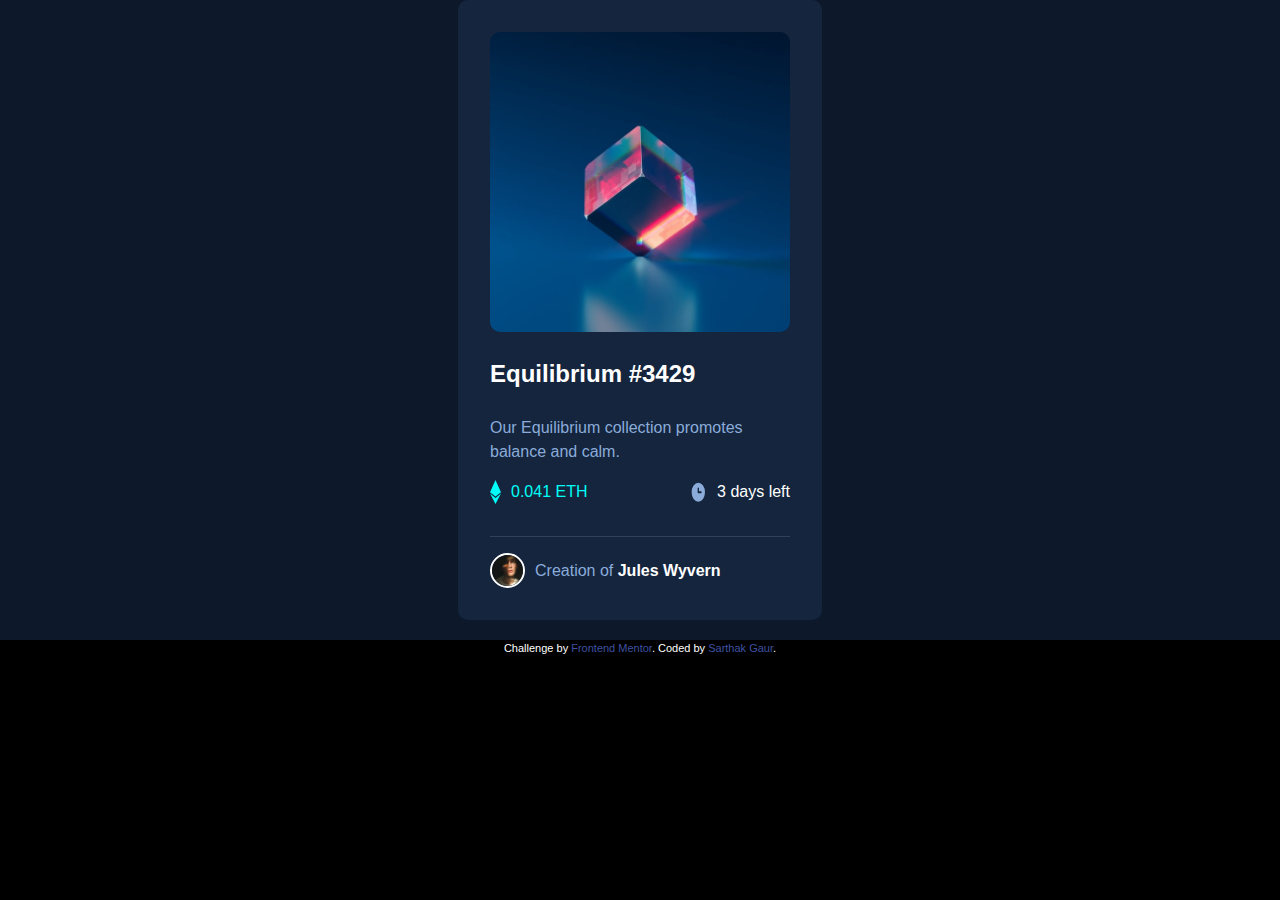
<file: nft-preview-card-component-main/index.html>
<!DOCTYPE html>
<html lang="en">

<head>
  <meta charset="UTF-8">
  <meta name="viewport" content="width=device-width, initial-scale=1.0">
  <!-- displays site properly based on user's device -->
  <link rel="preconnect" href="https://fonts.googleapis.com">
  <link rel="preconnect" href="https://fonts.gstatic.com" crossorigin>
  <link href="https://fonts.googleapis.com/css2?family=Outfit:wght@300;400;600&display=swap" rel="stylesheet">
  <link rel="icon" type="image/png" sizes="32x32" href="./images/favicon-32x32.png">
  <link rel="stylesheet" href="style.css">

  <title>Frontend Mentor | NFT preview card component</title>

  <!-- Feel free to remove these styles or customise in your own stylesheet 👍 -->
  <style>
    .attribution {
      font-size: 11px;
      text-align: center;
    }

    .attribution a {
      color: hsl(228, 45%, 44%);
    }
  </style>
</head>

<body>
  <div class="main-container">
    <div class="container">
    <div class="card">
      <div class="img-container">
        <img src="./images/image-equilibrium.jpg" alt="" class="card-img">
        <div class="icon-container">
          
        </div>
        <img src="./images/icon-view.svg" alt="" class="view-icon">
        
      </div>
            
      <div class="card-body">
        <a href="#"><h1 class="title">Equilibrium #3429</h1></a>
        <p class="content">Our Equilibrium collection promotes balance and calm.</p>
        <div class="info">
          <div class="coin info-items">
            <img src="./images/icon-ethereum.svg" alt="" class="coin-img">
            <h3 class="coin-name">0.041 ETH</h3>
          </div>
          <div class="expiration info-items">
            <img src="./images/icon-clock.svg" alt="" class="clock-img">
            <h3 class="expiration-time">3 days left</h3>
          </div>
        </div>
        <div class="creator">
          <img src="./images/image-avatar.png" alt="" class="creator-img">
          <div class="creator-name">Creation of <a href="#"><span>Jules Wyvern</span></a></div>
        </div>
      </div>
    </div>
  </div>
</div>

  <div class="attribution">
    Challenge by <a href="https://www.frontendmentor.io?ref=challenge" target="_blank">Frontend Mentor</a>.
    Coded by <a href="#">Sarthak Gaur</a>.
  </div>
</body>

</html>
</file>
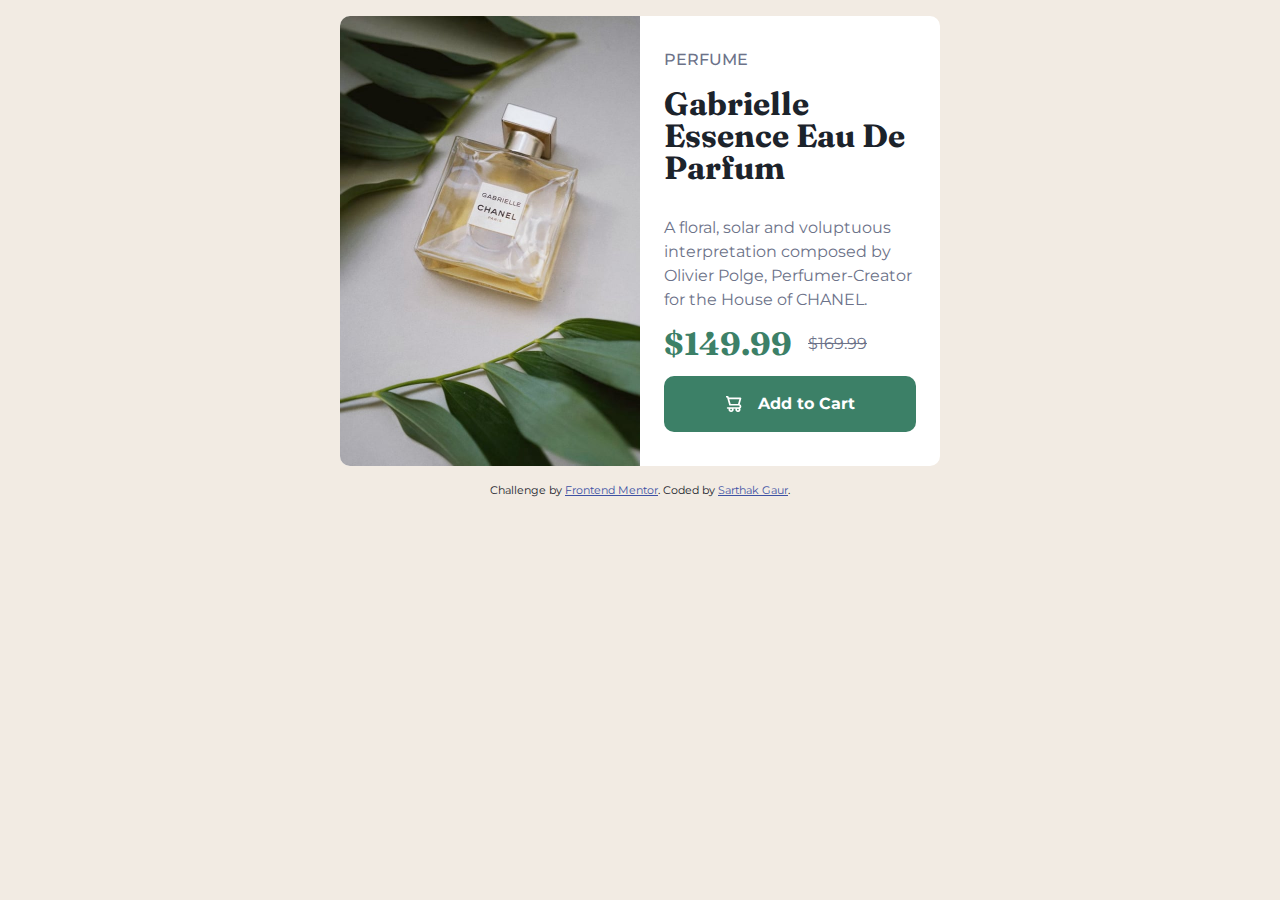
<file: product-preview-card-component-main/index.html>
<!DOCTYPE html>
<html lang="en">

<head>
  <meta charset="UTF-8">
  <meta name="viewport" content="width=device-width, initial-scale=1.0">
  <!-- displays site properly based on user's device -->

  <link rel="icon" type="image/png" sizes="32x32" href="./images/favicon-32x32.png">
  <link rel="preconnect" href="https://fonts.googleapis.com">
  <link rel="preconnect" href="https://fonts.gstatic.com" crossorigin>
  <link href="https://fonts.googleapis.com/css2?family=Montserrat:wght@500;700&display=swap" rel="stylesheet">
  <link rel="preconnect" href="https://fonts.googleapis.com">
  <link rel="preconnect" href="https://fonts.gstatic.com" crossorigin>
  <link href="https://fonts.googleapis.com/css2?family=Fraunces:opsz,wght@9..144,700&display=swap" rel="stylesheet">
  <link rel="stylesheet" href="style.css">
  <title>Frontend Mentor | Product preview card component</title>
  <!-- Feel free to remove these styles or customise in your own stylesheet 👍 -->
  <style>
    .attribution {
      font-size: 11px;
      text-align: center;
    }

    .attribution a {
      color: hsl(228, 45%, 44%);
    }
  </style>
</head>

<body>
  <div class="main-container">
    <div class="card">
      <div class="card-img">
        <img src="./images/image-product-desktop.jpg" alt="Product preview card component" class="desktop-img">
        <img src="./images/image-product-mobile.jpg" alt="" class="mobile-img">
      </div>
      <div class="container">
        <div class="card-content">
          <h3 class="card-title">Perfume</h3>
          <h1 class="perfume-name">Gabrielle Essence Eau De Parfum</h1>
          <p class="card-text">
            A floral, solar and voluptuous interpretation composed by Olivier Polge, Perfumer-Creator for the House of
            CHANEL.
          </p>
          <div class="price">
            <div class="discounted">$149.99</div>
            <div class="original">$169.99</div>
          </div>
          <div class="submit">
            <img src="./images/icon-cart.svg" alt="" class="cart">
            <button class="submit-btn">Add to Cart</button>
          </div>
        </div>
      </div>
    </div>
  </div>
  <div class="attribution">
    Challenge by <a href="https://www.frontendmentor.io?ref=challenge" target="_blank">Frontend Mentor</a>.
    Coded by <a href="#">Sarthak Gaur</a>.
  </div>
</body>

</html>
</file>
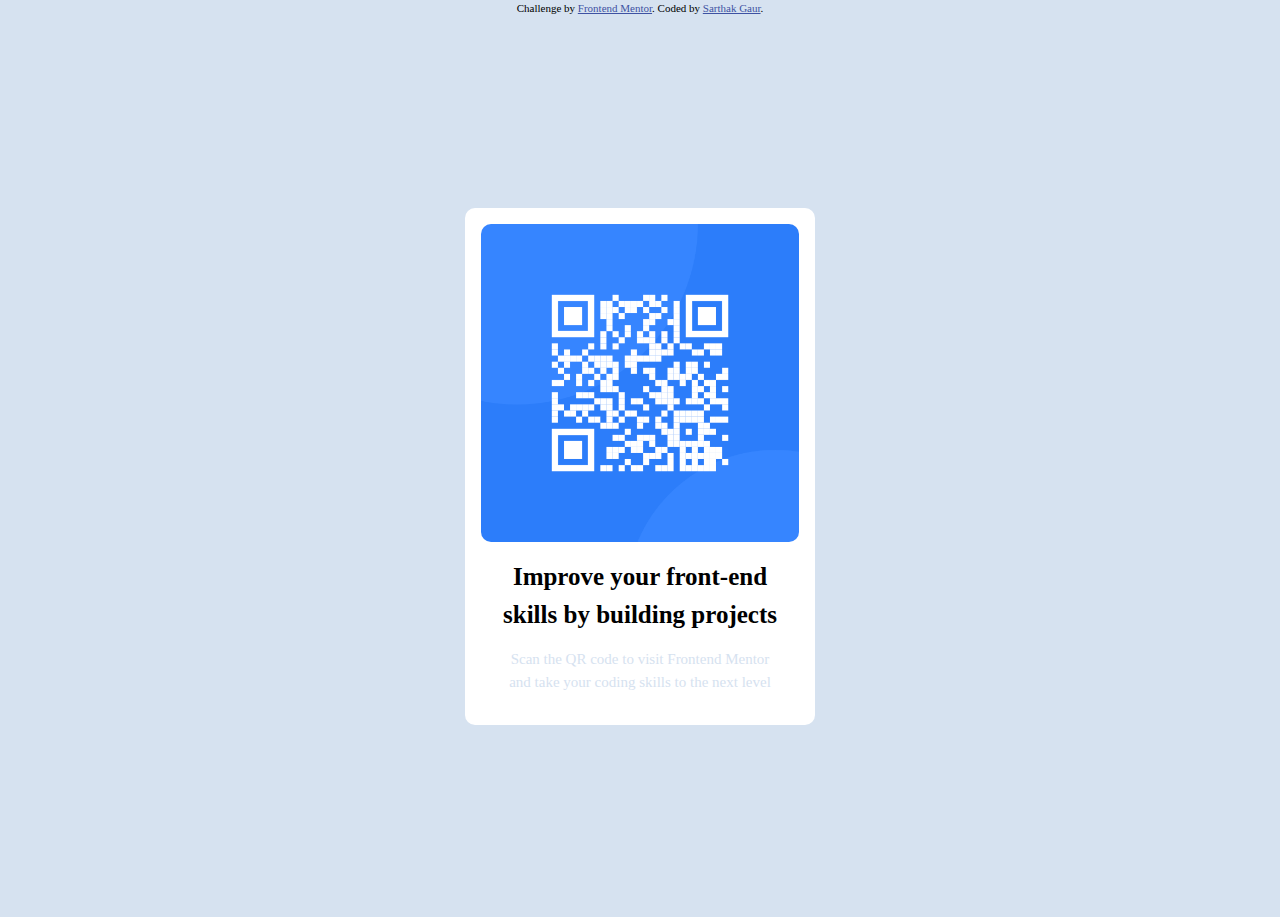
<file: qr-code-component-main/index.html>
<!DOCTYPE html>
<html lang="en">

<head>
  <meta charset="UTF-8">
  <meta name="viewport" content="width=device-width, initial-scale=1.0">
  <!-- displays site properly based on user's device -->

  <link rel="preconnect" href="https://fonts.googleapis.com">
  <link rel="preconnect" href="https://fonts.gstatic.com" crossorigin>
  <link href="https://fonts.googleapis.com/css2?family=Outfit:wght@400;700&display=swap" rel="stylesheet">
  <link rel="icon" type="image/png" sizes="32x32" href="./images/favicon-32x32.png">
  <link rel="stylesheet" href="./styles.css">

  <title>Frontend Mentor | QR code component</title>

  <!-- Feel free to remove these styles or customise in your own stylesheet 👍 -->
  <style>
    .attribution {
      font-size: 11px;
      text-align: center;
    }

    .attribution a {
      color: hsl(228, 45%, 44%);
    }
  </style>
</head>

<body>
  <div class="attribution">
    Challenge by <a href="https://www.frontendmentor.io?ref=challenge" target="_blank">Frontend Mentor</a>.
    Coded by <a href="#">Sarthak Gaur</a>.
  </div>

  <div class="container">
    <div class="card">
      <img src="./images/image-qr-code.png" alt="qr-code" class="qr-code">
      <div class="content">
      <p class="main-heading">Improve your front-end skills by building projects</p>
      <p class="paragraph">Scan the QR code to visit Frontend Mentor and take your coding skills to the next level</p>
    </div>
    </div>
  </div>

</body>

</html>
</file>
<file: nft-preview-card-component-main/style.css>
:root {
  --color-primary-700: hsl(215, 51%, 70%);
  --color-primary-400: hsl(178, 100%, 50%);
  --color-neutral-bg: hsl(217, 54%, 11%);
  --color-neutral-card: hsl(216, 50%, 16%);
  --color-neutral-line: hsl(215, 32%, 27%);
  --color-neutral-100: hsl(0, 0%, 100%);
  --ff-primary: "Montserrat", sans-serif;
  --ff-secondary: "Fraunces", serif;
}

/* Box sizing rules */
*,
*::before,
*::after {
  box-sizing: border-box;
}

/* Remove default margin, padding and enherit font */
* {
  margin: 0;
  padding: 0;
  font: inherit;
  text-decoration: none;
}

/* Remove list styles on ul, ol elements with a list role, which suggests default styling will be removed */
ul[role=list],
ol[role=list] {
  list-style: none;
}

/* Set core root defaults */
html:focus-within {
  scroll-behavior: smooth;
}

html,
body {
  height: 100%;
}

/* Set core body defaults */
body {
  text-rendering: optimizeSpeed;
  line-height: 1.5;
}

/* A elements that don't have a class get default styles */
a:not([class]) {
  -webkit-text-decoration-skip: ink;
          text-decoration-skip-ink: auto;
}

/* Make images easier to work with */
img,
picture {
  max-width: 100%;
  display: block;
}

/* Remove all animations, transitions and smooth scroll for people that prefer not to see them */
@media (prefers-reduced-motion: reduce) {
  html:focus-within {
    scroll-behavior: auto;
  }
  *,
*::before,
*::after {
    -webkit-animation-duration: 0.01ms !important;
            animation-duration: 0.01ms !important;
    -webkit-animation-iteration-count: 1 !important;
            animation-iteration-count: 1 !important;
    transition-duration: 0.01ms !important;
    scroll-behavior: auto !important;
  }
}
body {
  font-family: var(--ff-primary);
  font-size: 16px;
  font-weight: 400;
  line-height: 1.5;
  color: var(--color-neutral-100);
  background-color: black;
}

.main-container {
  display: flex;
  flex-direction: column;
  align-items: center;
  justify-content: center;
  background-color: var(--color-neutral-bg);
}
.main-container .contaier {
  max-width: 400px;
}
.main-container .card {
  background-color: var(--color-neutral-card);
  border-radius: 10px;
  padding: 2em;
  margin-bottom: 20px;
  display: flex;
  flex-direction: column;
  align-items: center;
  justify-content: center;
}
.main-container .card .img-container {
  max-width: 300px;
  display: grid;
  grid-template-columns: 1fr;
  grid-template-rows: 1fr;
  justify-items: center;
  align-items: center;
}
.main-container .card .img-container .card-img {
  grid-row: 1/1;
  grid-column: 1/1;
  border-radius: 10px;
}
.main-container .card .img-container .icon-container {
  border-radius: 10px;
  width: 100%;
  height: 100%;
  grid-row: 1/1;
  grid-column: 1/1;
}
.main-container .card .img-container .view-icon {
  display: none;
  grid-row: 1/1;
  grid-column: 1/1;
}
.main-container .card .img-container:hover .icon-container {
  display: block;
  background-color: var(--color-primary-400);
  opacity: 0.4;
  cursor: pointer;
}
.main-container .card .img-container:hover .view-icon {
  display: block;
  grid-row: 1/1;
  grid-column: 1/1;
  z-index: 999;
}
.main-container .card .card-body {
  width: 100%;
  max-width: 300px;
}
.main-container .card .card-body h1.title {
  color: var(--color-neutral-100);
  width: -webkit-fit-content;
  width: -moz-fit-content;
  width: fit-content;
  font-size: 1.5em;
  font-weight: 600;
  margin: 1em 0;
}
.main-container .card .card-body h1.title:hover {
  color: var(--color-primary-400);
}
.main-container .card .card-body p.content {
  color: var(--color-primary-700);
  font-size: 1em;
  font-weight: 300;
  margin: 1em 0;
}
.main-container .card .card-body .info {
  display: flex;
  justify-content: space-between;
  align-items: center;
  margin: 1em 0;
}
.main-container .card .card-body .info .info-items {
  display: flex;
  width: 100%;
  gap: 10px;
}
.main-container .card .card-body .info .expiration {
  justify-content: right;
}
.main-container .card .card-body .info .coin {
  color: var(--color-primary-400);
}
.main-container .card .card-body .creator {
  margin-top: 2em;
  display: flex;
  align-items: center;
  gap: 10px;
  border-top: 1px solid var(--color-neutral-line);
  padding-top: 1em;
}
.main-container .card .card-body .creator img {
  max-width: 35px;
  max-height: 35px;
  border-radius: 50%;
  border: 2px solid var(--color-neutral-100);
}
.main-container .card .card-body .creator .creator-name {
  color: var(--color-primary-700);
  font-size: 1em;
  font-weight: 300;
}
.main-container .card .card-body .creator .creator-name span {
  color: var(--color-neutral-100);
  font-weight: 600;
}
.main-container .card .card-body .creator .creator-name span:hover {
  color: var(--color-primary-400);
}/*# sourceMappingURL=style.css.map */
</file>
<file: product-preview-card-component-main/style.css>
:root {
  --color-primary-700: hsl(158, 36%, 37%);
  --color-primary-100: hsl(30, 38%, 92%);
  --color-neutral-700: hsl(212, 21%, 14%);
  --color-neutral-400: hsl(228, 12%, 48%);
  --color-neutral-100: hsl(0, 0%, 100%);
  --ff-primary: "Montserrat", sans-serif;
  --ff-secondary: "Fraunces", serif;
}

/* Box sizing rules */
*,
*::before,
*::after {
  box-sizing: border-box;
}

/* Remove default margin, padding and enherit font */
* {
  margin: 0;
  padding: 0;
  font: inherit;
}

/* Remove list styles on ul, ol elements with a list role, which suggests default styling will be removed */
ul[role=list],
ol[role=list] {
  list-style: none;
}

/* Set core root defaults */
html:focus-within {
  scroll-behavior: smooth;
}

html,
body {
  height: 100%;
}

/* Set core body defaults */
body {
  text-rendering: optimizeSpeed;
  line-height: 1.5;
}

/* A elements that don't have a class get default styles */
a:not([class]) {
  -webkit-text-decoration-skip: ink;
          text-decoration-skip-ink: auto;
}

/* Make images easier to work with */
img,
picture {
  max-width: 100%;
  display: block;
}

/* Remove all animations, transitions and smooth scroll for people that prefer not to see them */
@media (prefers-reduced-motion: reduce) {
  html:focus-within {
    scroll-behavior: auto;
  }
  *,
*::before,
*::after {
    -webkit-animation-duration: 0.01ms !important;
            animation-duration: 0.01ms !important;
    -webkit-animation-iteration-count: 1 !important;
            animation-iteration-count: 1 !important;
    transition-duration: 0.01ms !important;
    scroll-behavior: auto !important;
  }
}
body {
  font-family: var(--ff-primary);
  font-size: 16px;
  font-weight: 400;
  line-height: 1.5;
  color: var(--color-neutral-700);
  background-color: var(--color-primary-100);
}

.main-container {
  width: 100%;
  display: flex;
  justify-content: center;
  align-items: center;
}
.main-container .card {
  margin: 1em;
  background-color: var(--color-neutral-100);
  border-radius: 10px;
}
.main-container .card .card-img {
  width: 100%;
  height: auto;
  border-radius: 10px;
}
.main-container .card .card-img .desktop-img {
  display: none;
}
.main-container .card .card-img .mobile-img {
  display: block;
  border-radius: 10px 10px 0 0;
}
.main-container .card .container {
  margin: 1em 0.5em;
  padding: 1em;
}
.main-container .card .container .card-content h3.card-title {
  margin-bottom: 1em;
  font-size: 1em;
  font-weight: 500;
  color: var(--color-neutral-400);
  text-transform: uppercase;
}
.main-container .card .container .card-content h1.perfume-name {
  margin-bottom: 1em;
  font-size: 2em;
  font-weight: 700;
  line-height: 1em;
  font-family: var(--ff-secondary);
  color: var(--color-neutral-700);
}
.main-container .card .container .card-content p.card-text {
  margin-bottom: 1em;
  font-size: 1em;
  font-weight: 400;
  line-height: 1.5;
  color: var(--color-neutral-400);
}
.main-container .card .container .card-content .price {
  margin-bottom: 1em;
  display: flex;
  width: 100%;
  gap: 1em;
  align-items: center;
}
.main-container .card .container .card-content .price .discounted {
  font-size: 2em;
  font-family: var(--ff-secondary);
  font-weight: 700;
  line-height: 1em;
  color: var(--color-primary-700);
}
.main-container .card .container .card-content .price .original {
  font-size: 1em;
  font-family: var(--ff-primary);
  font-weight: 400;
  line-height: 1.5;
  color: var(--color-neutral-400);
  text-decoration: line-through;
}
.main-container .card .container .card-content .submit {
  display: flex;
  justify-content: center;
  align-items: center;
  margin-top: 1em;
  width: 100%;
  padding: 1em;
  border-radius: 10px;
  background-color: var(--color-primary-700);
  color: var(--color-neutral-100);
  font-family: var(--ff-primary);
  font-size: 1em;
  font-weight: 700;
  text-transform: uppercase;
  gap: 1em;
  cursor: pointer;
}
.main-container .card .container .card-content .submit .submit-btn {
  background-color: inherit;
  border: none;
  color: var(--color-neutral-100);
}
.main-container .card .container .card-content .submit .cart {
  width: 16px;
  height: 16px;
}
.main-container .card .container .card-content .submit:hover {
  background-color: hsl(159deg, 32%, 25%);
}

@media only screen and (min-width: 375px) {
  .main-container .card {
    width: 600px;
    display: grid;
    grid-template-columns: 1fr 1fr;
    flex-direction: row;
    justify-content: center;
  }
  .main-container .card .card-img {
    height: 100%;
    width: 100%;
    border-radius: 10px;
    -o-object-fit: cover;
       object-fit: cover;
  }
  .main-container .card .card-img img.desktop-img {
    display: block;
    border-radius: 10px 0 0 10px;
    height: 100%;
    width: 100%;
    -o-object-fit: cover;
       object-fit: cover;
  }
  .main-container .card .card-img .mobile-img {
    display: none;
  }
}/*# sourceMappingURL=style.css.map */
</file>
<file: qr-code-component-main/styles.css>
:root {
  --color-white: hsl(0, 0%, 100%);
  --color-gray: hsl(212, 45%, 89%);
  --color-blue: hsl(220, 15%, 55%);
  --color-darkblue: hsl(218, 44%, 22%);
}

/* Box sizing rules */
*,
*::before,
*::after {
  box-sizing: border-box;
}

/* Remove default margin, padding and enherit font */
* {
  margin: 0;
  padding: 0;
  font: inherit;
}

/* Remove list styles on ul, ol elements with a list role, which suggests default styling will be removed */
ul[role=list],
ol[role=list] {
  list-style: none;
}

/* Set core root defaults */
html:focus-within {
  scroll-behavior: smooth;
}

html,
body {
  height: 100%;
}

/* Set core body defaults */
body {
  text-rendering: optimizeSpeed;
  line-height: 1.5;
}

/* A elements that don't have a class get default styles */
a:not([class]) {
  -webkit-text-decoration-skip: ink;
          text-decoration-skip-ink: auto;
}

/* Make images easier to work with */
img,
picture {
  max-width: 100%;
  display: block;
}

/* Remove all animations, transitions and smooth scroll for people that prefer not to see them */
@media (prefers-reduced-motion: reduce) {
  html:focus-within {
    scroll-behavior: auto;
  }
  *,
*::before,
*::after {
    -webkit-animation-duration: 0.01ms !important;
            animation-duration: 0.01ms !important;
    -webkit-animation-iteration-count: 1 !important;
            animation-iteration-count: 1 !important;
    transition-duration: 0.01ms !important;
    scroll-behavior: auto !important;
  }
}
body {
  background: var(--color-gray);
}

.container {
  width: 100%;
  height: 100%;
  display: flex;
  justify-content: center;
  align-items: center;
}
.container .card {
  display: flex;
  flex-direction: column;
  margin: 1em;
  padding: 1em;
  background-color: var(--color-white);
  border-radius: 10px;
  text-align: center;
  width: 350px;
  height: -webkit-fit-content;
  height: -moz-fit-content;
  height: fit-content;
  justify-content: center;
  align-items: center;
}
.container .card .qr-code {
  border-radius: 10px;
  width: -webkit-fit-content;
  width: -moz-fit-content;
  width: fit-content;
  height: -webkit-fit-content;
  height: -moz-fit-content;
  height: fit-content;
}
.container .card .content {
  margin: 1em 1.25em;
}
.container .card .content .main-heading {
  font-size: 25px;
  font-weight: 700;
}
.container .card .content .paragraph {
  margin-top: 1em;
  font-size: 15px;
  color: var(--color-gray);
}/*# sourceMappingURL=styles.css.map */
</file>
